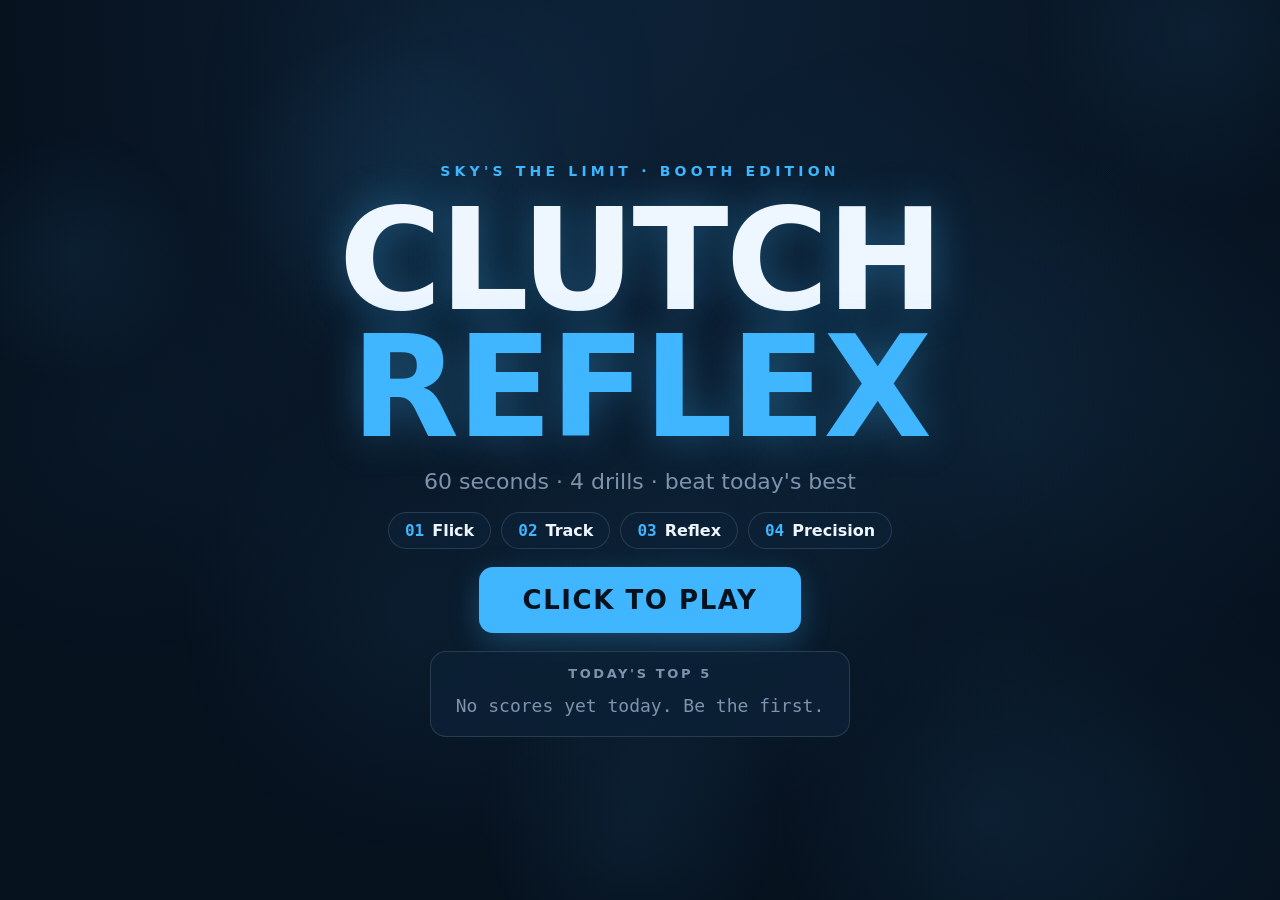
<file: index.html>
<!doctype html>
<html lang="en">
<head>
  <meta charset="utf-8">
  <meta name="viewport" content="width=device-width, initial-scale=1, user-scalable=no">
  <title>Clutch Reflex</title>
  <link rel="stylesheet" href="css/style.css">
</head>
<body class="game">
  <canvas id="stage" aria-label="Game area"></canvas>
  <div id="corner" aria-hidden="true"></div>

  <!-- Attract / start screen -->
  <section id="attract" class="screen">
    <div class="event-name" data-event-name></div>
    <h1 class="logo">CLUTCH<span>REFLEX</span></h1>
    <p class="tag">60 seconds · 4 drills · beat today's best</p>
    <div class="drill-row">
      <div class="drill-chip"><b>01</b>Flick</div>
      <div class="drill-chip"><b>02</b>Track</div>
      <div class="drill-chip"><b>03</b>Reflex</div>
      <div class="drill-chip"><b>04</b>Precision</div>
    </div>
    <button class="play pulse" id="playBtn" type="button">Click to play</button>
    <div class="mini-board">
      <h3>Today's top 5</h3>
      <ol id="attractBoard"></ol>
    </div>
  </section>

  <!-- Demo overlay (shown during attract-mode demo) -->
  <div id="demoOverlay" class="hidden">
    <div class="demo-label" id="demoLabel">DEMO · 01 FLICK</div>
    <div class="demo-bottom">
      <div class="demo-brand">CLUTCH<span>REFLEX</span></div>
      <div class="demo-click">Click to play</div>
      <div class="demo-sub">60 seconds · 4 drills · beat today's best</div>
    </div>
  </div>

  <!-- Drill intro card -->
  <section id="card" class="screen hidden">
    <div class="card-num" id="cardNum"></div>
    <h2 class="card-title" id="cardTitle"></h2>
    <p class="card-desc" id="cardDesc"></p>
    <div class="card-count" id="cardCount"></div>
  </section>

  <!-- In-game HUD -->
  <header id="hud" class="hidden">
    <div class="pips" id="pips"></div>
    <div class="hud-name" id="hudName"></div>
    <div class="hud-stat" id="hudStat"></div>
    <div class="timer"><i id="timerBar"></i></div>
  </header>

  <!-- Results + initials -->
  <section id="results" class="screen hidden">
    <div class="res-grid">
      <div class="res-left">
        <div class="label">Final score</div>
        <div class="score" id="finalScore">0</div>
        <div class="rival hidden" id="rivalLine"></div>
        <div class="rival-sub hidden" id="rivalSub"></div>
        <canvas id="radar" width="680" height="680" aria-label="Skill radar"></canvas>
      </div>
      <div class="res-right">
        <div class="label">You play like a</div>
        <div class="role" id="roleName"></div>
        <p class="role-blurb" id="roleBlurb"></p>
        <ul class="stats" id="statList"></ul>
        <div id="entry">
          <div class="label">Your initials</div>
          <div class="initials" id="initials"></div>
          <button class="play" id="lockBtn" type="button">Lock in score</button>
        </div>
        <div class="saved hidden" id="savedMsg"></div>
      </div>
    </div>
  </section>

  <!-- Operator panel: Ctrl+Shift+O, or click the top-left corner 5 times -->
  <div id="operator" class="hidden" role="dialog" aria-label="Operator panel">
    <div class="op-box">
      <h3>Operator panel</h3>
      <label>Event name <input id="opEvent" type="text" maxlength="60"></label>
      <label class="row"><input id="opSound" type="checkbox"> Sound effects</label>
      <div class="op-buttons">
        <button type="button" id="opBoard">Open leaderboard screen</button>
        <button type="button" id="opFull">Toggle fullscreen</button>
        <button type="button" id="opCsv">Export scores (CSV)</button>
        <button type="button" id="opToday" class="danger">Clear today's scores</button>
        <button type="button" id="opAll" class="danger">Clear all scores</button>
      </div>
      <p class="op-hint">Esc during a run returns to the start screen. F toggles fullscreen.</p>
      <button type="button" id="opClose" class="play small">Close</button>
    </div>
  </div>

  <script src="js/store.js"></script>
  <script src="js/audio.js"></script>
  <script src="js/drills.js"></script>
  <script src="js/game.js"></script>
</body>
</html>
</file>
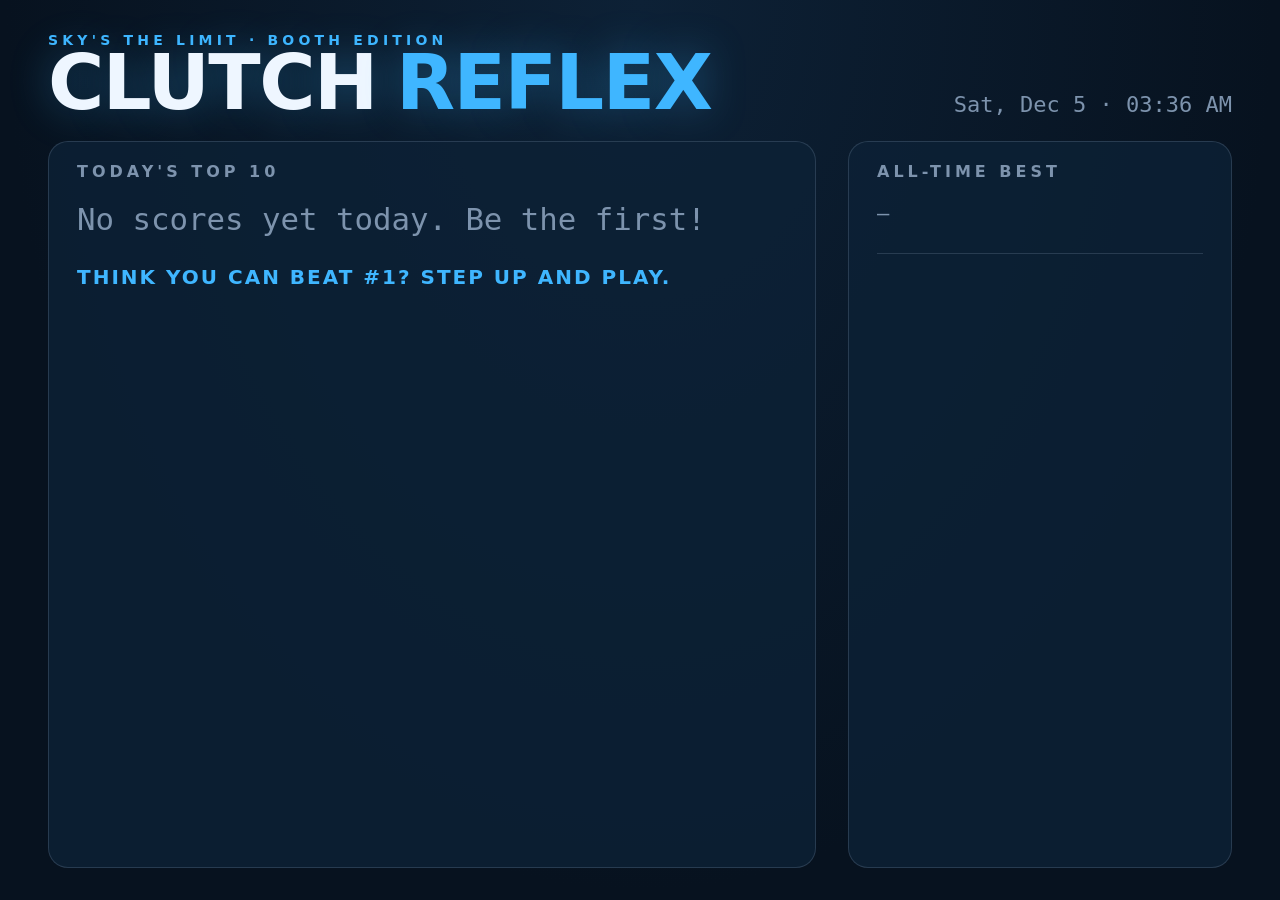
<file: leaderboard.html>
<!doctype html>
<html lang="en">
<head>
  <meta charset="utf-8">
  <meta name="viewport" content="width=device-width, initial-scale=1">
  <title>Clutch Reflex Leaderboard</title>
  <link rel="stylesheet" href="css/style.css">
</head>
<body class="board">
  <main class="lb">
    <div class="lb-head">
      <div>
        <div class="event-name" data-event-name></div>
        <h1 class="logo">CLUTCH<span>REFLEX</span></h1>
      </div>
      <div class="lb-clock" id="clock"></div>
    </div>
    <div class="lb-cols">
      <section class="lb-card">
        <h2>Today's top 10</h2>
        <ol class="lb-list" id="today"></ol>
        <div class="lb-cta">Think you can beat #1? Step up and play.</div>
      </section>
      <section class="lb-card">
        <h2>All-time best</h2>
        <ol class="lb-list small" id="alltime"></ol>
        <div class="lb-last" id="last"></div>
      </section>
    </div>
  </main>

  <script src="js/store.js"></script>
  <script>
    (function () {
      'use strict';
      var Store = CR.Store;
      var seenNewest = null;

      function esc(s) {
        return String(s).replace(/[&<>"']/g, function (c) { return { '&': '&amp;', '<': '&lt;', '>': '&gt;', '"': '&quot;', "'": '&#39;' }[c]; });
      }
      function row(e, i, freshId) {
        return '<li class="' + (e.id === freshId ? 'fresh' : '') + '"><span class="rank">' + (i + 1) + '</span>' +
          '<span class="who">' + esc(e.name) + '<small>' + esc(e.role || '') + '</small></span>' +
          '<span class="pts">' + e.score + '</span></li>';
      }

      function render() {
        var s = Store.settings();
        document.querySelectorAll('[data-event-name]').forEach(function (el) { el.textContent = s.eventName; });

        var all = Store.all();
        var newest = all.length ? all.reduce(function (a, b) { return a.ts > b.ts ? a : b; }) : null;
        var freshId = newest && newest.id !== seenNewest && Date.now() - newest.ts < 20000 ? newest.id : null;
        if (newest) seenNewest = newest.id;

        var today = Store.today().slice(0, 10);
        document.getElementById('today').innerHTML = today.length
          ? today.map(function (e, i) { return row(e, i, freshId); }).join('')
          : '<li class="empty">No scores yet today. Be the first!</li>';

        var best = Store.allTime().slice(0, 5);
        document.getElementById('alltime').innerHTML = best.length
          ? best.map(function (e, i) { return row(e, i, null); }).join('')
          : '<li class="empty">—</li>';

        document.getElementById('last').innerHTML = newest
          ? '<div class="label">Last player</div><div class="who">' + esc(newest.name) + ' · ' + newest.score + '</div>' +
            '<div class="label" style="margin-top:6px">' + esc(newest.role || '') + '</div>'
          : '';
      }

      function tick() {
        var d = new Date();
        document.getElementById('clock').textContent = d.toLocaleDateString(undefined, { weekday: 'short', month: 'short', day: 'numeric' }) +
          ' · ' + d.toLocaleTimeString(undefined, { hour: '2-digit', minute: '2-digit' });
      }

      Store.subscribe(render);
      // Polling fallback: covers file:// pages where cross-window events may not fire, and the midnight rollover.
      var lastSig = '';
      setInterval(function () {
        var all = Store.all();
        var sig = all.length + ':' + (all.length ? all[all.length - 1].id : '') + ':' + Store.dayKey();
        if (sig !== lastSig) { lastSig = sig; render(); }
        tick();
      }, 2000);
      render();
      tick();
    })();
  </script>
</body>
</html>
</file>
<file: css/style.css>
:root {
  --bg: #07121f;
  --bg-2: #0d2136;
  --panel: rgba(13, 33, 54, 0.82);
  --line: rgba(125, 147, 173, 0.25);
  --text: #eef6ff;
  --mute: #7d93ad;
  --sky: #3fb6ff;
  --gold: #ffd34d;
  --red: #ff5470;
  --font: system-ui, -apple-system, "Segoe UI", Roboto, "Helvetica Neue", sans-serif;
  --mono: ui-monospace, "SF Mono", "JetBrains Mono", Menlo, Consolas, monospace;
}

* { box-sizing: border-box; }
html, body { margin: 0; height: 100%; }
body {
  background: radial-gradient(ellipse at 50% 0%, var(--bg-2), var(--bg) 70%) fixed;
  color: var(--text);
  font-family: var(--font);
  overflow: hidden;
  user-select: none;
  -webkit-user-select: none;
  touch-action: none;
}
button { font: inherit; }
.hidden { display: none !important; }

#stage { position: fixed; inset: 0; display: block; }
body.in-drill #stage {
  cursor: url("data:image/svg+xml,%3Csvg xmlns='http://www.w3.org/2000/svg' width='32' height='32'%3E%3Cg stroke='%2307121f' stroke-width='4'%3E%3Cpath d='M16 3v9M16 20v9M3 16h9M20 16h9'/%3E%3C/g%3E%3Cg stroke='%2300ff9c' stroke-width='2'%3E%3Cpath d='M16 3v9M16 20v9M3 16h9M20 16h9'/%3E%3C/g%3E%3Ccircle cx='16' cy='16' r='1.6' fill='%2300ff9c'/%3E%3C/svg%3E") 16 16, crosshair;
}
#corner { position: fixed; top: 0; left: 0; width: 64px; height: 64px; z-index: 30; }

.screen {
  position: fixed; inset: 0;
  display: flex; flex-direction: column; align-items: center; justify-content: center;
  padding: 24px; text-align: center; z-index: 10;
}

/* ---------- Attract ---------- */
#attract { cursor: pointer; gap: 18px; }
.event-name { color: var(--sky); letter-spacing: 0.3em; text-transform: uppercase; font-size: 14px; font-weight: 700; }
.logo {
  margin: 0; font-size: clamp(56px, 11vw, 150px); line-height: 0.9; font-weight: 900; letter-spacing: -0.02em;
  display: flex; flex-direction: column; align-items: center;
  text-shadow: 0 0 40px rgba(63, 182, 255, 0.35);
}
.logo span { color: var(--sky); }
.tag { margin: 0; color: var(--mute); font-size: clamp(16px, 2vw, 22px); }
.drill-row { display: flex; gap: 10px; flex-wrap: wrap; justify-content: center; }
.drill-chip {
  border: 1px solid var(--line); border-radius: 999px; padding: 8px 16px; font-weight: 700;
  background: var(--panel); display: flex; gap: 8px; align-items: center;
}
.drill-chip b { color: var(--sky); font-family: var(--mono); }

.play {
  background: var(--sky); color: var(--bg); border: 0; border-radius: 14px; cursor: pointer;
  padding: 18px 44px; font-size: clamp(18px, 2.2vw, 26px); font-weight: 900; letter-spacing: 0.06em; text-transform: uppercase;
  box-shadow: 0 0 0 0 rgba(63, 182, 255, 0.6), 0 10px 30px rgba(63, 182, 255, 0.25);
  transition: transform 0.08s ease;
}
.play:active { transform: scale(0.97); }
.play.small { padding: 10px 24px; font-size: 16px; }
.pulse { animation: pulse 1.6s infinite; }
@keyframes pulse {
  0% { box-shadow: 0 0 0 0 rgba(63, 182, 255, 0.55), 0 10px 30px rgba(63, 182, 255, 0.25); }
  70% { box-shadow: 0 0 0 22px rgba(63, 182, 255, 0), 0 10px 30px rgba(63, 182, 255, 0.25); }
  100% { box-shadow: 0 0 0 0 rgba(63, 182, 255, 0), 0 10px 30px rgba(63, 182, 255, 0.25); }
}

.mini-board { width: min(420px, 100%); background: var(--panel); border: 1px solid var(--line); border-radius: 16px; padding: 14px 18px; }
.mini-board h3 { margin: 0 0 8px; font-size: 13px; letter-spacing: 0.2em; text-transform: uppercase; color: var(--mute); }
.mini-board ol { margin: 0; padding: 0; list-style: none; }
.mini-board li, .lb-list li {
  display: grid; grid-template-columns: 2.2em 1fr auto; gap: 10px; align-items: center;
  padding: 6px 0; border-top: 1px solid var(--line); font-family: var(--mono); font-size: 18px;
}
.mini-board li:first-child { border-top: 0; }
.rank { color: var(--mute); }
li:first-child .rank, li:first-child .pts { color: var(--gold); }
.who { text-align: left; font-weight: 700; letter-spacing: 0.15em; }
.who small { color: var(--mute); letter-spacing: 0; font-family: var(--font); font-weight: 500; margin-left: 8px; font-size: 13px; }
.pts { font-weight: 800; }
li.empty { display: block; }
.empty { color: var(--mute); font-family: var(--font); font-size: 15px; padding: 6px 0; }

/* ---------- Drill card ---------- */
#card { pointer-events: none; gap: 8px; }
.card-num { font-family: var(--mono); color: var(--sky); font-size: 20px; letter-spacing: 0.3em; }
.card-title { margin: 0; font-size: clamp(56px, 10vw, 120px); font-weight: 900; text-transform: uppercase; line-height: 1; }
.card-desc { margin: 4px 0 18px; color: var(--mute); font-size: clamp(18px, 2.4vw, 28px); max-width: 680px; }
.card-count { font-family: var(--mono); font-size: 72px; font-weight: 900; color: var(--gold); min-height: 1.1em; }

/* ---------- HUD ---------- */
#hud {
  position: fixed; top: 0; left: 0; right: 0; height: 84px; z-index: 12; pointer-events: none;
  display: grid; grid-template-columns: 1fr auto 1fr; align-items: center; padding: 0 24px;
  background: linear-gradient(var(--bg), rgba(7, 18, 31, 0));
}
.pips { display: flex; gap: 8px; }
.pips i { width: 34px; height: 8px; border-radius: 4px; background: var(--line); }
.pips i.done { background: var(--sky); }
.pips i.active { background: var(--gold); }
.hud-name { font-weight: 900; font-size: 26px; letter-spacing: 0.12em; text-transform: uppercase; }
.hud-stat { justify-self: end; font-family: var(--mono); font-size: 22px; font-weight: 700; color: var(--sky); }
.timer { position: absolute; left: 0; right: 0; bottom: 8px; height: 4px; background: rgba(125, 147, 173, 0.15); }
.timer i { display: block; height: 100%; width: 100%; background: var(--sky); transform-origin: left; }
.timer i.low { background: var(--red); }

/* ---------- Results ---------- */
#results { background: rgba(7, 18, 31, 0.72); }
.res-grid { display: grid; grid-template-columns: auto minmax(300px, 460px); gap: 48px; align-items: center; text-align: left; }
.label { color: var(--mute); font-size: 13px; letter-spacing: 0.22em; text-transform: uppercase; font-weight: 700; }
.score { font-family: var(--mono); font-size: clamp(64px, 9vw, 112px); font-weight: 900; color: var(--gold); line-height: 1; margin: 6px 0 10px; }
.rival { font-size: clamp(16px, 2vw, 22px); font-weight: 800; color: var(--text); margin: 0 0 2px; opacity: 0; transition: opacity 0.6s ease; }
.rival.show { opacity: 1; }
.rival.gold { color: var(--gold); }
.rival-sub { font-size: 14px; color: var(--mute); margin: 0 0 10px; opacity: 0; transition: opacity 0.6s ease 0.15s; }
.rival-sub.show { opacity: 1; }
#radar { width: 340px; height: 340px; max-width: 70vw; max-height: 70vw; }
.role { font-size: clamp(40px, 5vw, 64px); font-weight: 900; color: var(--sky); line-height: 1.05; margin: 4px 0 6px; }
.role-blurb { margin: 0 0 16px; color: var(--text); opacity: 0.85; font-size: 18px; line-height: 1.4; }
.stats { list-style: none; margin: 0 0 22px; padding: 0; display: grid; gap: 8px; }
.stats li { display: grid; grid-template-columns: 90px 1fr 36px; gap: 10px; align-items: center; font-size: 14px; }
.stats b { font-weight: 800; }
.bar { height: 8px; border-radius: 4px; background: var(--line); overflow: hidden; position: relative; }
.bar i { position: absolute; inset: 0 auto 0 0; background: var(--sky); border-radius: 4px; }
.stats .num { font-family: var(--mono); font-weight: 800; text-align: right; }
.stats small { grid-column: 2 / 4; color: var(--mute); margin-top: -4px; }

.initials { display: flex; gap: 12px; margin: 8px 0 16px; }
.slot { display: flex; flex-direction: column; align-items: center; gap: 4px; }
.slot button {
  width: 64px; height: 34px; border-radius: 10px; border: 1px solid var(--line); background: var(--panel);
  color: var(--text); cursor: pointer; font-size: 16px;
}
.slot button:hover { border-color: var(--sky); }
.slot .ch {
  width: 64px; height: 76px; border-radius: 12px; border: 2px solid var(--line); background: var(--bg);
  display: grid; place-items: center; font-family: var(--mono); font-size: 44px; font-weight: 900; cursor: pointer;
}
.slot.active .ch { border-color: var(--gold); color: var(--gold); }
.saved { font-size: 24px; font-weight: 800; line-height: 1.35; }
.saved .big { display: block; font-size: 48px; color: var(--gold); }
.saved small { display: block; color: var(--mute); font-weight: 500; font-size: 15px; margin-top: 8px; }

/* ---------- Operator ---------- */
#operator { position: fixed; inset: 0; z-index: 40; background: rgba(0, 0, 0, 0.6); display: grid; place-items: center; padding: 16px; }
.op-box { background: var(--bg-2); border: 1px solid var(--line); border-radius: 16px; padding: 24px; width: min(440px, 100%); display: grid; gap: 14px; }
.op-box h3 { margin: 0; }
.op-box label { display: grid; gap: 6px; color: var(--mute); font-size: 14px; }
.op-box label.row { display: flex; align-items: center; gap: 8px; color: var(--text); }
.op-box input[type=text] { background: var(--bg); color: var(--text); border: 1px solid var(--line); border-radius: 8px; padding: 10px; font: inherit; }
.op-buttons { display: grid; gap: 8px; }
.op-buttons button { background: var(--panel); color: var(--text); border: 1px solid var(--line); border-radius: 10px; padding: 10px; cursor: pointer; text-align: left; }
.op-buttons button:hover { border-color: var(--sky); }
.op-buttons .danger { color: var(--red); }
.op-hint { margin: 0; color: var(--mute); font-size: 13px; }

/* ---------- Leaderboard screen ---------- */
body.board { overflow: hidden; }
.lb { position: fixed; inset: 0; display: grid; grid-template-rows: auto 1fr; padding: 32px 48px; gap: 24px; }
.lb-head { display: flex; justify-content: space-between; align-items: end; gap: 24px; flex-wrap: wrap; }
.lb-head .logo { font-size: clamp(40px, 6vw, 84px); flex-direction: row; gap: 0.25em; }
.lb-clock { font-family: var(--mono); color: var(--mute); font-size: 22px; text-align: right; }
.lb-cols { display: grid; grid-template-columns: 2fr 1fr; gap: 32px; min-height: 0; }
.lb-card { background: var(--panel); border: 1px solid var(--line); border-radius: 20px; padding: 20px 28px; overflow: hidden; }
.lb-card h2 { margin: 0 0 10px; font-size: 16px; letter-spacing: 0.25em; text-transform: uppercase; color: var(--mute); }
.lb-list { list-style: none; margin: 0; padding: 0; }
.lb-list li { font-size: clamp(20px, 2.4vw, 34px); padding: 10px 0; }
.lb-list li:first-child { border-top: 0; }
.lb-list.small li { font-size: clamp(16px, 1.6vw, 22px); }
.lb-list li.fresh { animation: fresh 2.5s ease-out 3; border-radius: 10px; }
@keyframes fresh { 0% { background: rgba(255, 211, 77, 0.35); } 100% { background: transparent; } }
.lb-cta { margin-top: 18px; color: var(--sky); font-weight: 800; font-size: 20px; letter-spacing: 0.1em; text-transform: uppercase; }
.lb-last { margin-top: 18px; padding-top: 16px; border-top: 1px solid var(--line); }
.lb-last .who { font-family: var(--mono); font-size: 28px; }

/* ---------- Demo overlay ---------- */

/* Hide the attract screen while the demo runs */
body.demo-running #attract {
  display: none !important;
}

#demoOverlay {
  position: fixed; inset: 0; z-index: 15;
  display: flex; flex-direction: column; align-items: center;
  justify-content: space-between; /* label at the top, call-to-action at the bottom */
  /* Transparent center with light gradient fades at top and bottom */
  background: linear-gradient(
    to bottom,
    rgba(7, 18, 31, 0.45) 0%,
    rgba(7, 18, 31, 0.10) 18%,
    transparent 35%,
    transparent 65%,
    rgba(7, 18, 31, 0.10) 82%,
    rgba(7, 18, 31, 0.45) 100%
  );
  cursor: pointer;
}

/* Drill name label at top center */
.demo-label {
  margin-top: 20px;
  background: var(--gold); color: var(--bg);
  font-weight: 900; font-size: 13px; letter-spacing: 0.15em;
  padding: 6px 16px; border-radius: 8px;
}

/* Game name + "Click to play" call-to-action at bottom center */
.demo-bottom {
  display: flex; flex-direction: column; align-items: center; gap: 12px;
  margin-bottom: 32px; text-align: center;
}
.demo-brand {
  font-size: clamp(28px, 4vw, 48px); font-weight: 900; letter-spacing: -0.01em; line-height: 1;
  text-shadow: 0 0 30px rgba(63, 182, 255, 0.4);
}
.demo-brand span { color: var(--sky); margin-left: 0.25em; }
.demo-sub { color: var(--mute); font-size: 15px; }
.demo-click {
  color: var(--text); font-size: clamp(18px, 2.5vw, 26px); font-weight: 900;
  letter-spacing: 0.08em; text-transform: uppercase;
  animation: pulse 1.6s infinite;
  padding: 14px 36px; border-radius: 14px;
  background: rgba(63, 182, 255, 0.15);
  border: 2px solid rgba(63, 182, 255, 0.4);
}

@media (max-width: 860px) {
  .res-grid { grid-template-columns: 1fr; gap: 16px; text-align: center; justify-items: center; }
  .stats li { text-align: left; }
  #radar { width: 240px; height: 240px; }
  .lb { padding: 16px; }
  .lb-cols { grid-template-columns: 1fr; }
  #hud { padding: 0 16px; }
  .hud-name { font-size: 18px; }
  .pips i { width: 18px; }
}
</file>
